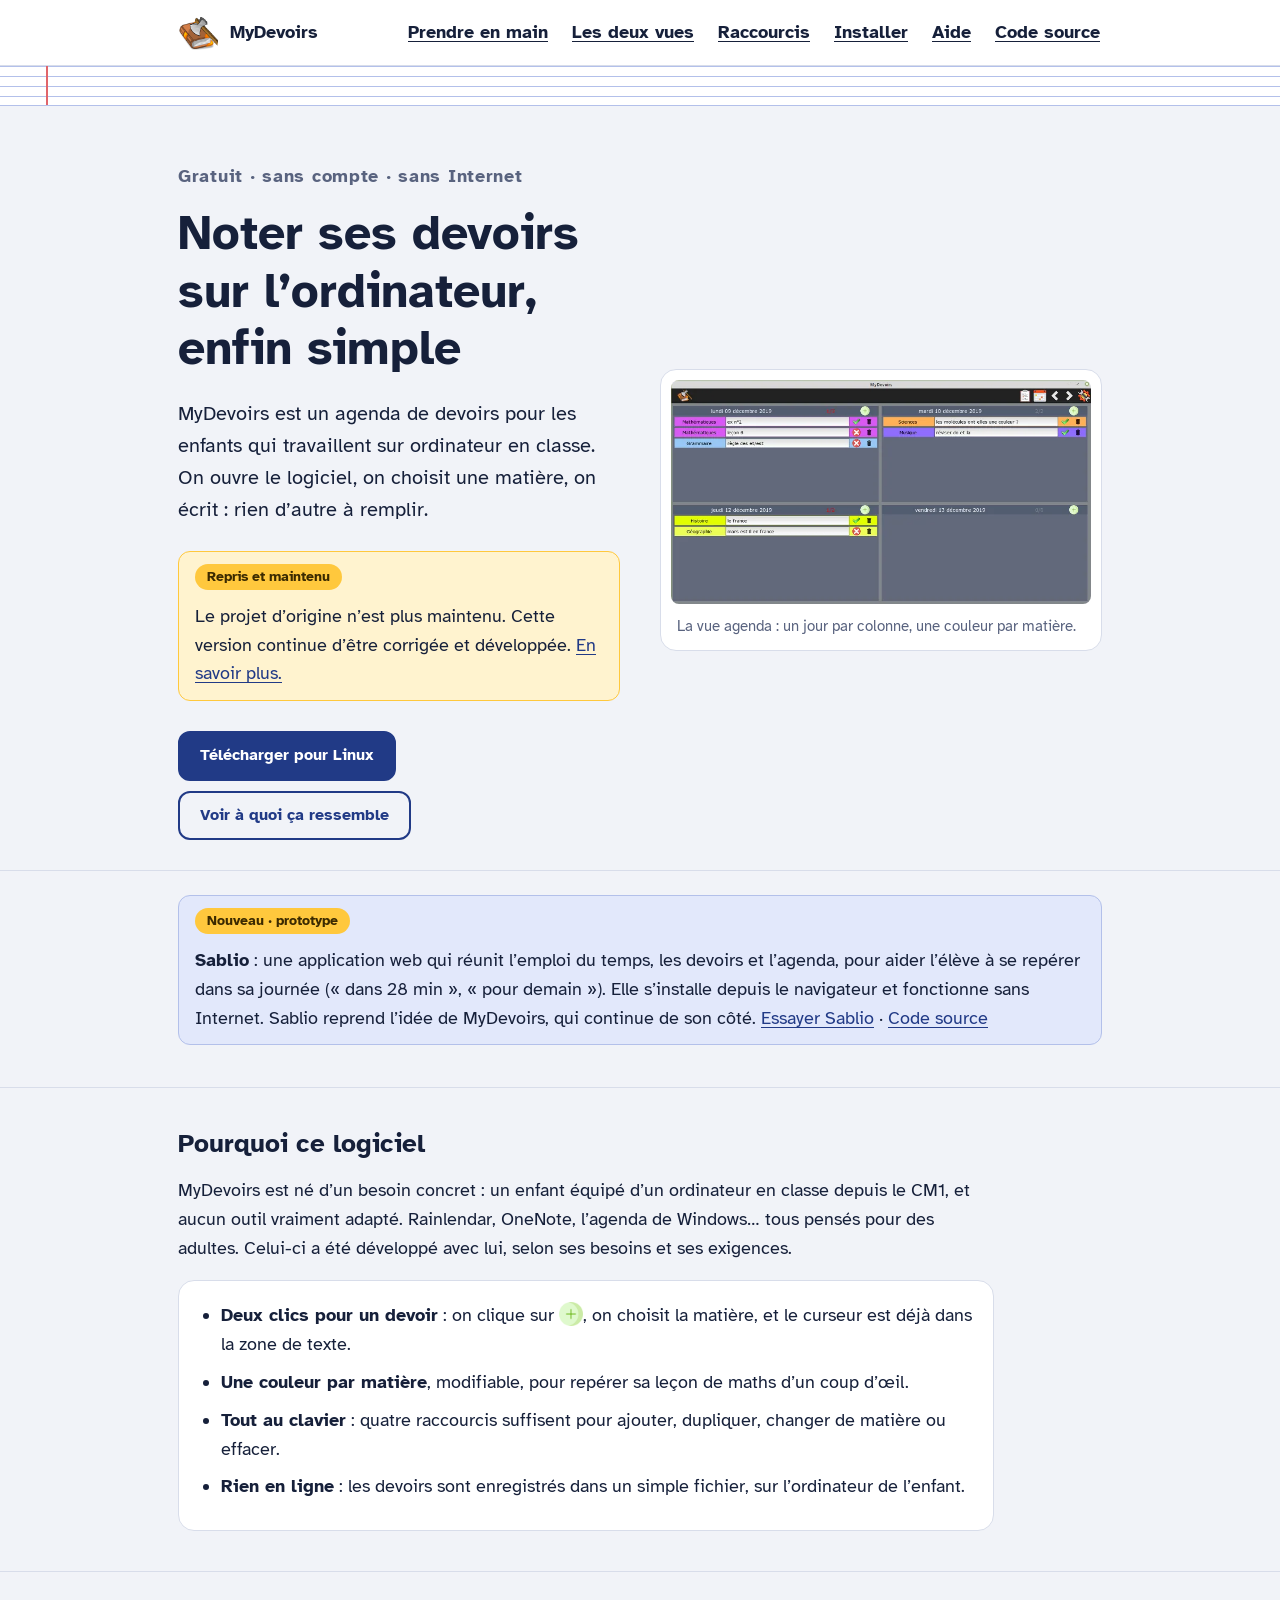
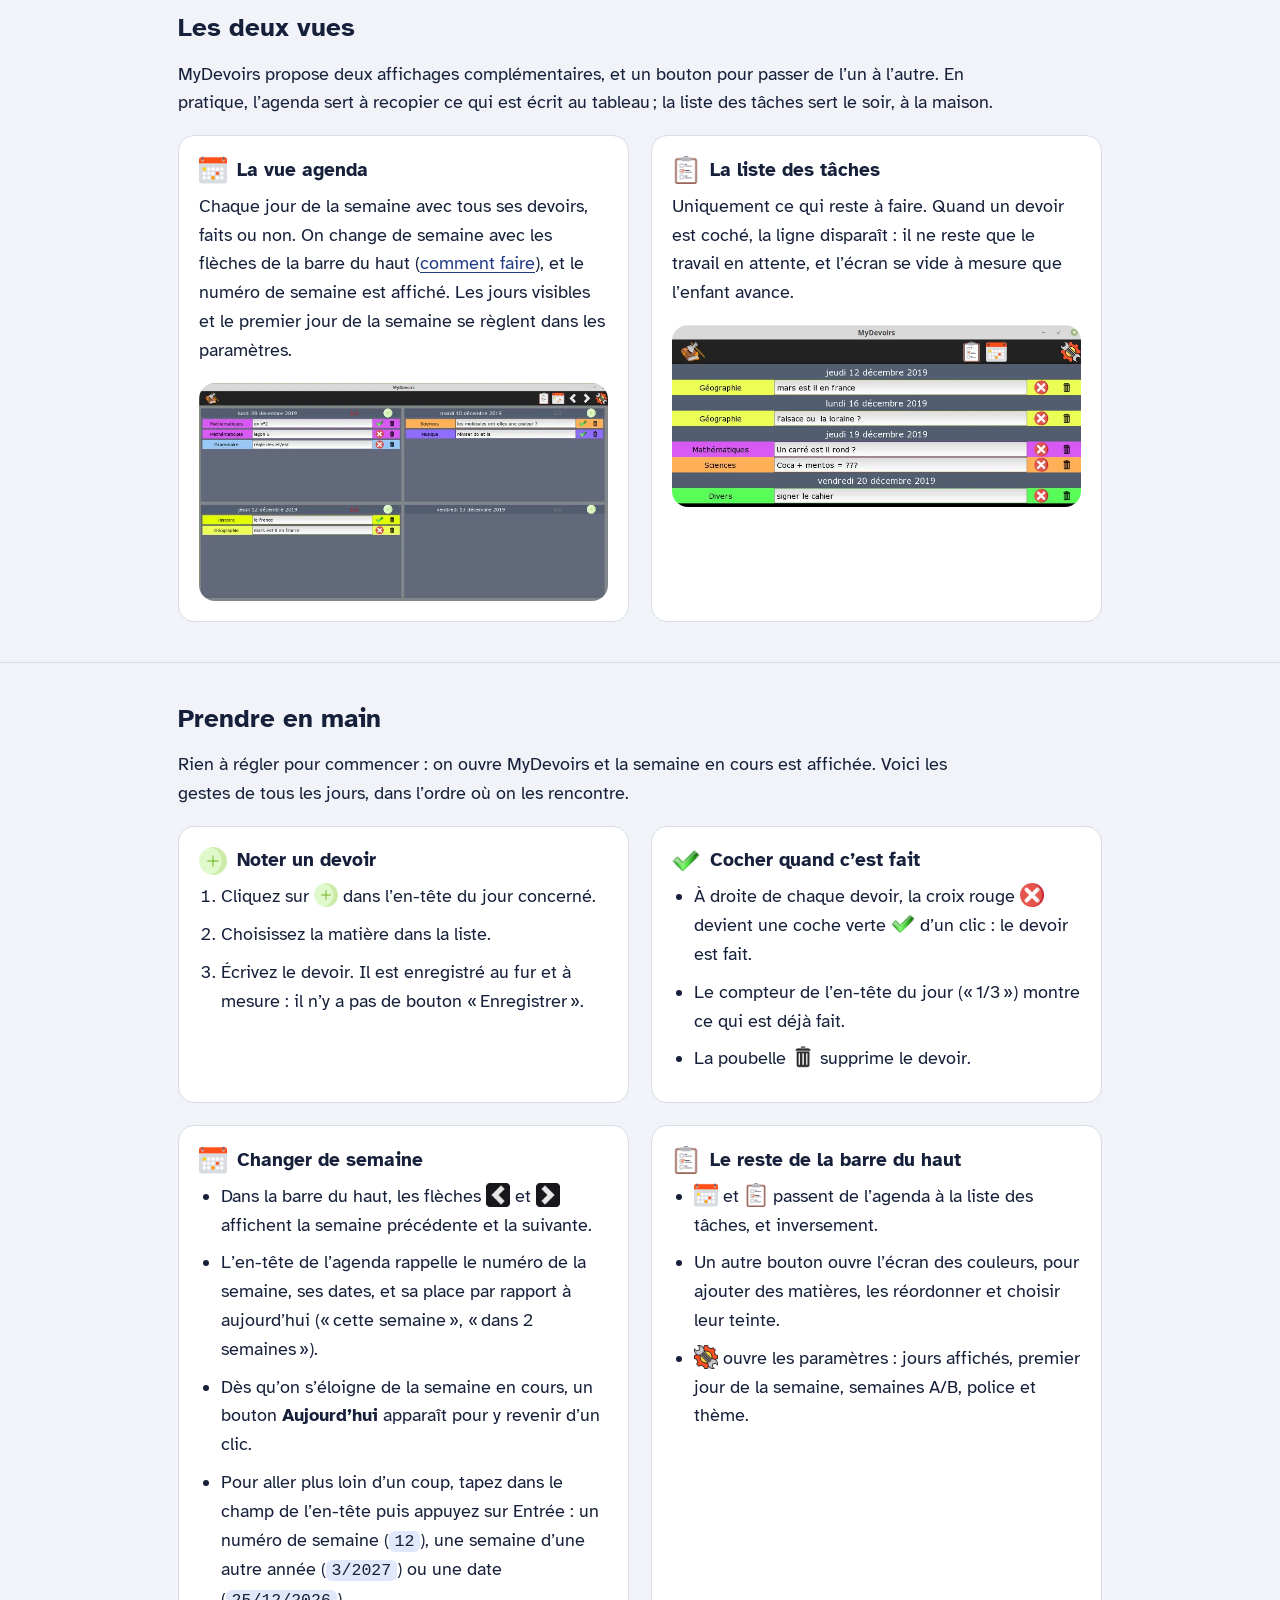
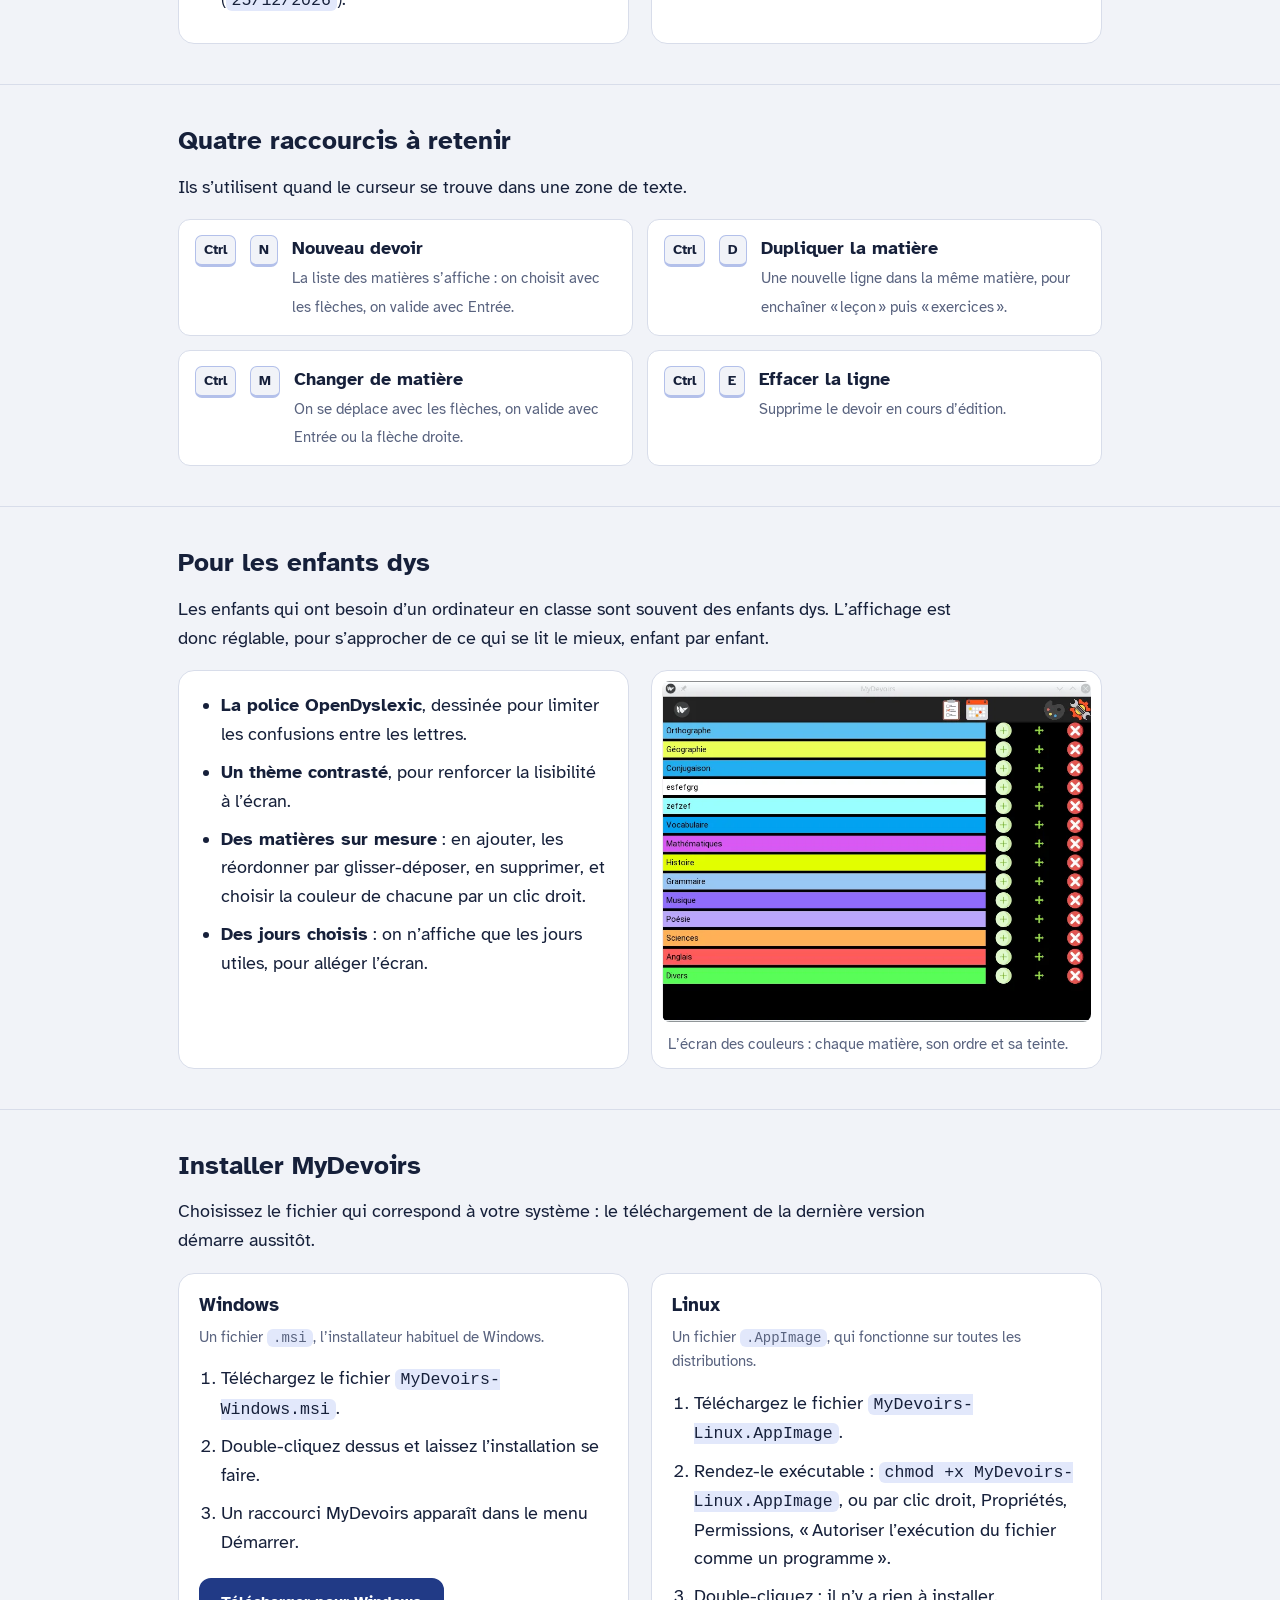
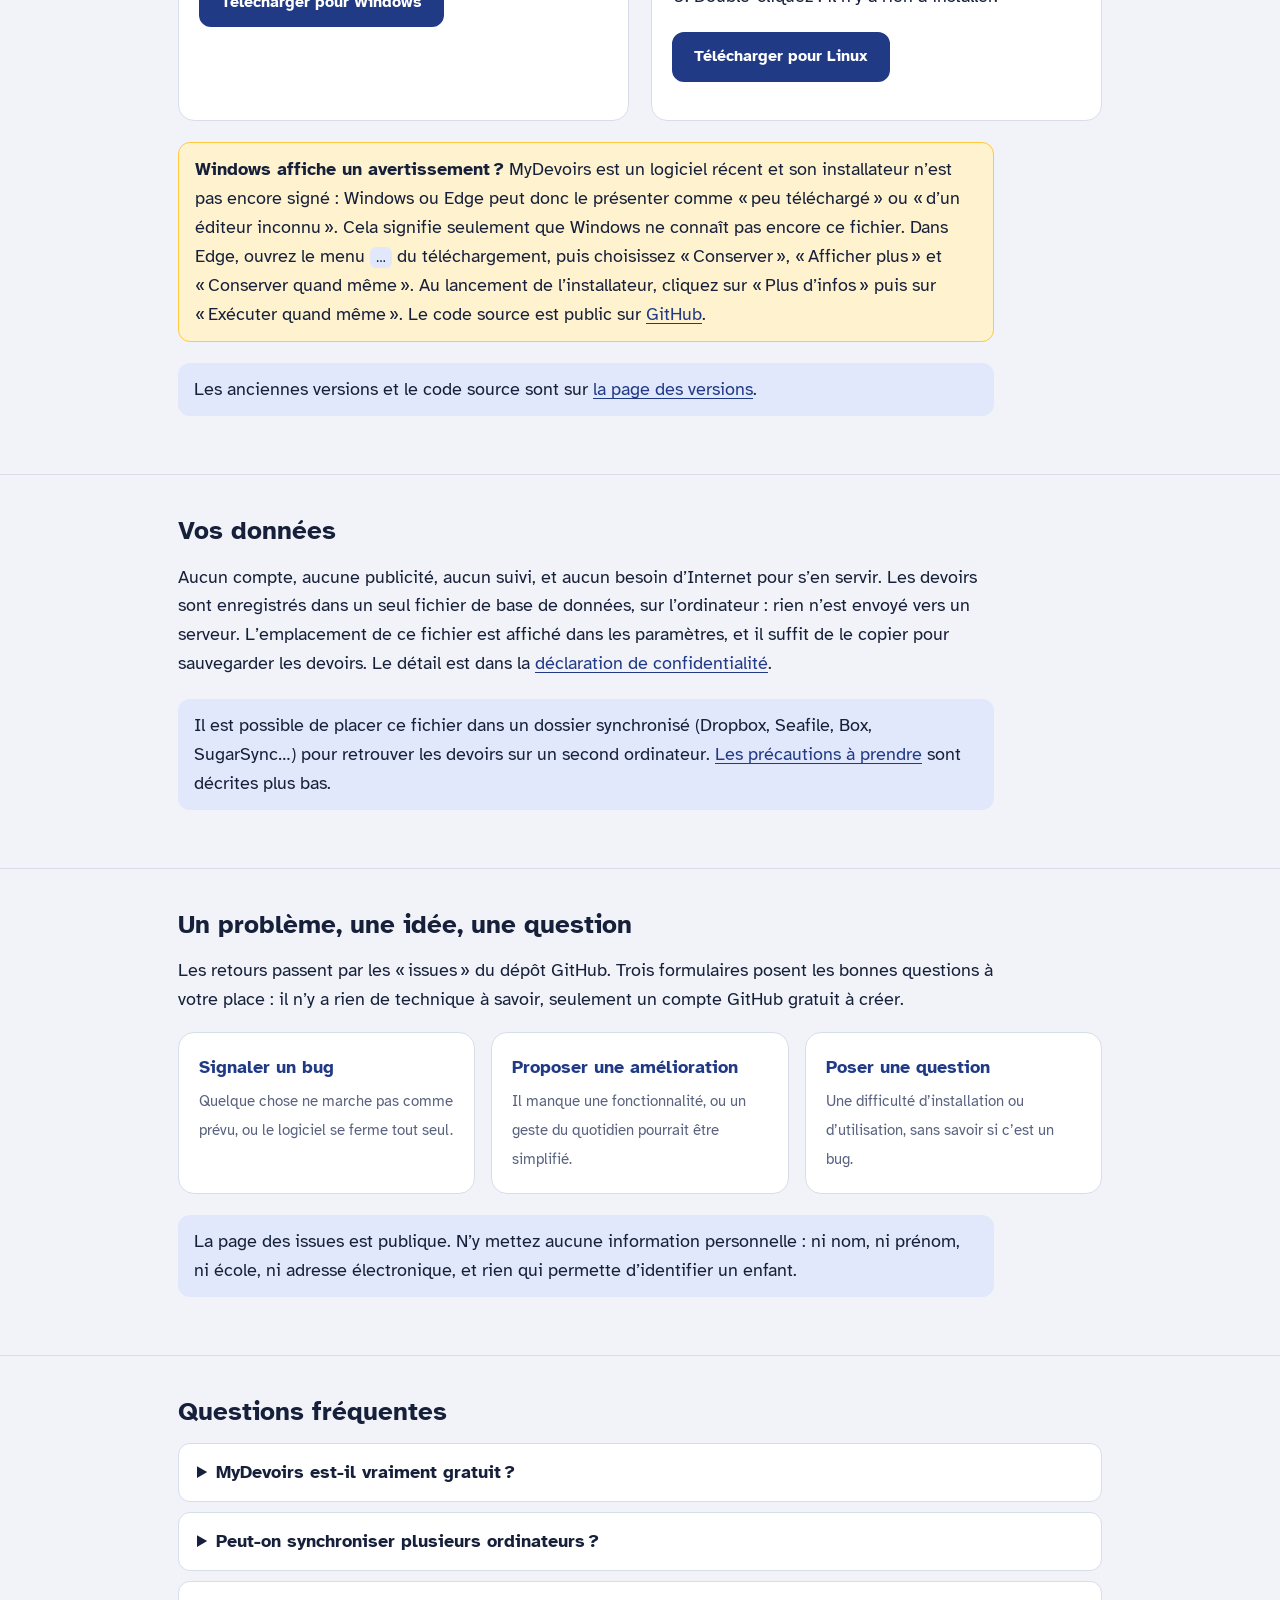
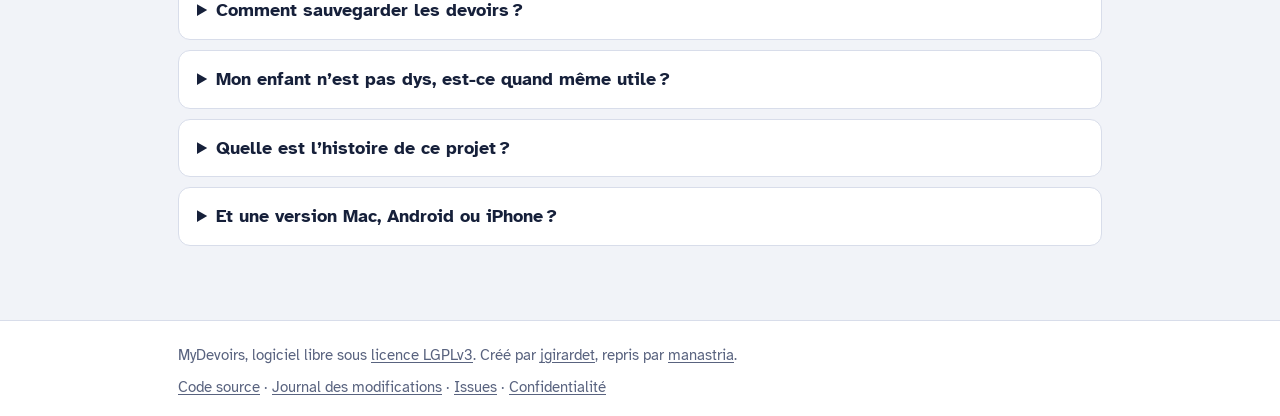
<file: site/index.html>
<!DOCTYPE html>
<html lang="fr">
<head>
<meta charset="utf-8">
<meta name="viewport" content="width=device-width, initial-scale=1">
<title>MyDevoirs : noter ses devoirs sur l’ordinateur, simplement</title>
<meta name="description" content="Logiciel gratuit et libre pour noter ses devoirs sur l’ordinateur, sans compte et sans Internet. Pensé pour les enfants qui travaillent sur ordinateur en classe, notamment les enfants dys. Windows et Linux.">
<meta name="author" content="Manastria">
<link rel="canonical" href="https://mydevoirs.manastria.fr/">
<meta property="og:site_name" content="MyDevoirs">
<meta property="og:type" content="website">
<meta property="og:locale" content="fr_FR">
<meta property="og:title" content="MyDevoirs : noter ses devoirs sur l’ordinateur, simplement">
<meta property="og:description" content="Logiciel gratuit et libre pour noter ses devoirs sur l’ordinateur, sans compte et sans Internet. Pensé pour les enfants qui travaillent sur ordinateur, notamment les enfants dys.">
<meta property="og:url" content="https://mydevoirs.manastria.fr/">
<meta property="og:image" content="https://mydevoirs.manastria.fr/img/partage.jpg">
<meta property="og:image:type" content="image/jpeg">
<meta property="og:image:width" content="1200">
<meta property="og:image:height" content="630">
<meta property="og:image:alt" content="MyDevoirs : un agenda de devoirs gratuit, avec la vue agenda sur fond bleu">
<meta name="twitter:card" content="summary_large_image">
<meta name="twitter:title" content="MyDevoirs : noter ses devoirs sur l’ordinateur, simplement">
<meta name="twitter:description" content="Logiciel gratuit et libre pour noter ses devoirs sur l’ordinateur, sans compte et sans Internet. Pensé pour les enfants qui travaillent sur ordinateur, notamment les enfants dys.">
<meta name="twitter:image" content="https://mydevoirs.manastria.fr/img/partage.jpg">
<meta name="twitter:image:alt" content="MyDevoirs : un agenda de devoirs gratuit, avec la vue agenda sur fond bleu">
<meta name="theme-color" content="#213a86">
<link rel="icon" href="icons/logo.png">
<link rel="icon" type="image/png" sizes="192x192" href="icons/icon-192.png">
<link rel="apple-touch-icon" href="icons/apple-touch-icon.png">
<link rel="stylesheet" href="assets/site.css">
</head>
<body>
<a class="skip" href="#contenu">Aller au contenu</a>

<header class="site-head">
  <div class="wrap">
    <a class="brand" href="#contenu">
      <img src="icons/logo.png" alt="" width="40" height="40">
      MyDevoirs
    </a>
    <nav aria-label="Sections de la page">
      <a href="#utiliser">Prendre en main</a>
      <a href="#vues">Les deux vues</a>
      <a href="#raccourcis">Raccourcis</a>
      <a href="#installer">Installer</a>
      <a href="#aide">Aide</a>
      <a href="https://github.com/manastria/mydevoirs">Code source</a>
    </nav>
  </div>
</header>

<div class="ruled" aria-hidden="true"></div>

<main id="contenu">

  <section class="hero">
    <div class="wrap">
      <div>
        <p class="kicker">Gratuit · sans compte · sans Internet</p>
        <h1>Noter ses devoirs sur l’ordinateur, enfin simple</h1>
        <p class="lead">MyDevoirs est un agenda de devoirs pour les enfants qui travaillent sur ordinateur en classe. On ouvre le logiciel, on choisit une matière, on écrit : rien d’autre à remplir.</p>
        <p class="notice"><span class="badge">Repris et maintenu</span><span>Le projet d’origine n’est plus maintenu. Cette version continue d’être corrigée et développée. <a href="#questions">En savoir plus.</a></span></p>
        <p class="actions">
          <a class="btn" id="telecharger" href="https://github.com/manastria/mydevoirs/releases/latest/download/MyDevoirs-Windows.msi">Télécharger pour Windows</a>
          <a class="btn alt" href="#vues">Voir à quoi ça ressemble</a>
        </p>
      </div>
      <figure class="shot">
        <img src="img/agenda.webp" alt="La vue agenda de MyDevoirs : les jours de la semaine côte à côte, chaque devoir écrit dans la couleur de sa matière." width="790" height="421">
        <figcaption>La vue agenda : un jour par colonne, une couleur par matière.</figcaption>
      </figure>
    </div>
  </section>

  <section id="sablio" class="annonce" aria-labelledby="h-sablio">
    <div class="wrap">
      <p class="notice"><span class="badge">Nouveau · prototype</span><span><strong id="h-sablio">Sablio</strong> : une application web qui réunit l’emploi du temps, les devoirs et l’agenda, pour aider l’élève à se repérer dans sa journée (« dans 28 min », « pour demain »). Elle s’installe depuis le navigateur et fonctionne sans Internet. Sablio reprend l’idée de MyDevoirs, qui continue de son côté. <a href="https://sablio.manastria.fr/">Essayer Sablio</a> · <a href="https://github.com/manastria/sablio">Code source</a></span></p>
    </div>
  </section>

  <section id="pourquoi" aria-labelledby="h-pourquoi">
    <div class="wrap">
      <h2 id="h-pourquoi">Pourquoi ce logiciel</h2>
      <p class="prose">MyDevoirs est né d’un besoin concret : un enfant équipé d’un ordinateur en classe depuis le CM1, et aucun outil vraiment adapté. Rainlendar, OneNote, l’agenda de Windows… tous pensés pour des adultes. Celui-ci a été développé avec lui, selon ses besoins et ses exigences.</p>
      <div class="box prose">
        <ul>
          <li><strong>Deux clics pour un devoir</strong> : on clique sur <img class="ico" src="icons/012-add.png" alt="le bouton d’ajout" width="24" height="24">, on choisit la matière, et le curseur est déjà dans la zone de texte.</li>
          <li><strong>Une couleur par matière</strong>, modifiable, pour repérer sa leçon de maths d’un coup d’œil.</li>
          <li><strong>Tout au clavier</strong> : quatre raccourcis suffisent pour ajouter, dupliquer, changer de matière ou effacer.</li>
          <li><strong>Rien en ligne</strong> : les devoirs sont enregistrés dans un simple fichier, sur l’ordinateur de l’enfant.</li>
        </ul>
      </div>
    </div>
  </section>

  <section id="vues" aria-labelledby="h-vues">
    <div class="wrap">
      <h2 id="h-vues">Les deux vues</h2>
      <p class="prose">MyDevoirs propose deux affichages complémentaires, et un bouton pour passer de l’un à l’autre. En pratique, l’agenda sert à recopier ce qui est écrit au tableau ; la liste des tâches sert le soir, à la maison.</p>
      <div class="two">
        <div class="box">
          <h3><img src="icons/014-calendar.png" alt="" width="28" height="28">La vue agenda</h3>
          <p>Chaque jour de la semaine avec tous ses devoirs, faits ou non. On change de semaine avec les flèches de la barre du haut (<a href="#changer-de-semaine">comment faire</a>), et le numéro de semaine est affiché. Les jours visibles et le premier jour de la semaine se règlent dans les paramètres.</p>
          <figure class="shot">
            <img src="img/agenda.webp" alt="Vue agenda : les devoirs répartis jour par jour sur la semaine." width="790" height="421" loading="lazy">
          </figure>
        </div>
        <div class="box">
          <h3><img src="icons/010-test.png" alt="" width="28" height="28">La liste des tâches</h3>
          <p>Uniquement ce qui reste à faire. Quand un devoir est coché, la ligne disparaît : il ne reste que le travail en attente, et l’écran se vide à mesure que l’enfant avance.</p>
          <figure class="shot">
            <img src="img/todo.webp" alt="Vue liste des tâches : seuls les devoirs restant à faire sont affichés." width="792" height="353" loading="lazy">
          </figure>
        </div>
      </div>
    </div>
  </section>

  <section id="utiliser" aria-labelledby="h-utiliser">
    <div class="wrap">
      <h2 id="h-utiliser">Prendre en main</h2>
      <p class="prose">Rien à régler pour commencer : on ouvre MyDevoirs et la semaine en cours est affichée. Voici les gestes de tous les jours, dans l’ordre où on les rencontre.</p>
      <div class="two">
        <div class="box">
          <h3><img src="icons/012-add.png" alt="" width="28" height="28">Noter un devoir</h3>
          <ol>
            <li>Cliquez sur <img class="ico" src="icons/012-add.png" alt="le bouton d’ajout" width="24" height="24"> dans l’en-tête du jour concerné.</li>
            <li>Choisissez la matière dans la liste.</li>
            <li>Écrivez le devoir. Il est enregistré au fur et à mesure : il n’y a pas de bouton « Enregistrer ».</li>
          </ol>
        </div>
        <div class="box">
          <h3><img src="icons/coche.png" alt="" width="28" height="28">Cocher quand c’est fait</h3>
          <ul>
            <li>À droite de chaque devoir, la croix rouge <img class="ico" src="icons/croix.png" alt="croix rouge" width="24" height="24"> devient une coche verte <img class="ico" src="icons/coche.png" alt="coche verte" width="24" height="24"> d’un clic : le devoir est fait.</li>
            <li>Le compteur de l’en-tête du jour (« 1/3 ») montre ce qui est déjà fait.</li>
            <li>La poubelle <img class="ico" src="icons/garbage.png" alt="la poubelle" width="24" height="24"> supprime le devoir.</li>
          </ul>
        </div>
        <div class="box" id="changer-de-semaine">
          <h3><img src="icons/014-calendar.png" alt="" width="28" height="28">Changer de semaine</h3>
          <ul>
            <li>Dans la barre du haut, les flèches <img class="ico" src="icons/precedent.png" alt="flèche gauche" width="24" height="24"> et <img class="ico" src="icons/suivant.png" alt="flèche droite" width="24" height="24"> affichent la semaine précédente et la suivante.</li>
            <li>L’en-tête de l’agenda rappelle le numéro de la semaine, ses dates, et sa place par rapport à aujourd’hui (« cette semaine », « dans 2 semaines »).</li>
            <li>Dès qu’on s’éloigne de la semaine en cours, un bouton <strong>Aujourd’hui</strong> apparaît pour y revenir d’un clic.</li>
            <li>Pour aller plus loin d’un coup, tapez dans le champ de l’en-tête puis appuyez sur Entrée : un numéro de semaine (<code>12</code>), une semaine d’une autre année (<code>3/2027</code>) ou une date (<code>25/12/2026</code>).</li>
          </ul>
        </div>
        <div class="box">
          <h3><img src="icons/010-test.png" alt="" width="28" height="28">Le reste de la barre du haut</h3>
          <ul>
            <li><img class="ico" src="icons/014-calendar.png" alt="l’agenda" width="24" height="24"> et <img class="ico" src="icons/010-test.png" alt="la liste des tâches" width="24" height="24"> passent de l’agenda à la liste des tâches, et inversement.</li>
            <li>Un autre bouton ouvre l’écran des couleurs, pour ajouter des matières, les réordonner et choisir leur teinte.</li>
            <li><img class="ico" src="icons/params.png" alt="l’engrenage" width="24" height="24"> ouvre les paramètres : jours affichés, premier jour de la semaine, semaines A/B, police et thème.</li>
          </ul>
        </div>
      </div>
    </div>
  </section>

  <section id="raccourcis" aria-labelledby="h-raccourcis">
    <div class="wrap">
      <h2 id="h-raccourcis">Quatre raccourcis à retenir</h2>
      <p class="prose">Ils s’utilisent quand le curseur se trouve dans une zone de texte.</p>
      <ul class="keys">
        <li><kbd>Ctrl</kbd> <kbd>N</kbd> <div><b>Nouveau devoir</b><span>La liste des matières s’affiche : on choisit avec les flèches, on valide avec Entrée.</span></div></li>
        <li><kbd>Ctrl</kbd> <kbd>D</kbd> <div><b>Dupliquer la matière</b><span>Une nouvelle ligne dans la même matière, pour enchaîner « leçon » puis « exercices ».</span></div></li>
        <li><kbd>Ctrl</kbd> <kbd>M</kbd> <div><b>Changer de matière</b><span>On se déplace avec les flèches, on valide avec Entrée ou la flèche droite.</span></div></li>
        <li><kbd>Ctrl</kbd> <kbd>E</kbd> <div><b>Effacer la ligne</b><span>Supprime le devoir en cours d’édition.</span></div></li>
      </ul>
    </div>
  </section>

  <section id="dys" aria-labelledby="h-dys">
    <div class="wrap">
      <h2 id="h-dys">Pour les enfants dys</h2>
      <p class="prose">Les enfants qui ont besoin d’un ordinateur en classe sont souvent des enfants dys. L’affichage est donc réglable, pour s’approcher de ce qui se lit le mieux, enfant par enfant.</p>
      <div class="two">
        <div class="box">
          <ul>
            <li><strong>La police OpenDyslexic</strong>, dessinée pour limiter les confusions entre les lettres.</li>
            <li><strong>Un thème contrasté</strong>, pour renforcer la lisibilité à l’écran.</li>
            <li><strong>Des matières sur mesure</strong> : en ajouter, les réordonner par glisser-déposer, en supprimer, et choisir la couleur de chacune par un clic droit.</li>
            <li><strong>Des jours choisis</strong> : on n’affiche que les jours utiles, pour alléger l’écran.</li>
          </ul>
        </div>
        <figure class="shot">
          <img src="img/palette.webp" alt="L’écran des couleurs : la liste des matières, chacune dans sa teinte, avec les boutons pour les ajouter, les déplacer ou les supprimer." width="798" height="633" loading="lazy">
          <figcaption>L’écran des couleurs : chaque matière, son ordre et sa teinte.</figcaption>
        </figure>
      </div>
    </div>
  </section>

  <section id="installer" aria-labelledby="h-installer">
    <div class="wrap">
      <h2 id="h-installer">Installer MyDevoirs</h2>
      <p class="prose">Choisissez le fichier qui correspond à votre système : le téléchargement de la dernière version démarre aussitôt.</p>
      <div class="two">
        <div class="box">
          <h3>Windows</h3>
          <p class="file">Un fichier <code>.msi</code>, l’installateur habituel de Windows.</p>
          <ol>
            <li>Téléchargez le fichier <code>MyDevoirs-Windows.msi</code>.</li>
            <li>Double-cliquez dessus et laissez l’installation se faire.</li>
            <li>Un raccourci MyDevoirs apparaît dans le menu Démarrer.</li>
          </ol>
          <p class="actions"><a class="btn" href="https://github.com/manastria/mydevoirs/releases/latest/download/MyDevoirs-Windows.msi">Télécharger pour Windows</a></p>
        </div>
        <div class="box">
          <h3>Linux</h3>
          <p class="file">Un fichier <code>.AppImage</code>, qui fonctionne sur toutes les distributions.</p>
          <ol>
            <li>Téléchargez le fichier <code>MyDevoirs-Linux.AppImage</code>.</li>
            <li>Rendez-le exécutable : <code>chmod +x MyDevoirs-Linux.AppImage</code>, ou par clic droit, Propriétés, Permissions, « Autoriser l’exécution du fichier comme un programme ».</li>
            <li>Double-cliquez : il n’y a rien à installer.</li>
          </ol>
          <p class="actions"><a class="btn" href="https://github.com/manastria/mydevoirs/releases/latest/download/MyDevoirs-Linux.AppImage">Télécharger pour Linux</a></p>
        </div>
      </div>
      <p class="note attention" id="avertissement-windows"><strong>Windows affiche un avertissement ?</strong> MyDevoirs est un logiciel récent et son installateur n’est pas encore signé : Windows ou Edge peut donc le présenter comme « peu téléchargé » ou « d’un éditeur inconnu ». Cela signifie seulement que Windows ne connaît pas encore ce fichier. Dans Edge, ouvrez le menu <code>…</code> du téléchargement, puis choisissez « Conserver », « Afficher plus » et « Conserver quand même ». Au lancement de l’installateur, cliquez sur « Plus d’infos » puis sur « Exécuter quand même ». Le code source est public sur <a href="https://github.com/manastria/mydevoirs">GitHub</a>.</p>
      <p class="note">Les anciennes versions et le code source sont sur <a href="https://github.com/manastria/mydevoirs/releases">la page des versions</a>.</p>
      <script>
        // Sous Linux (hors Android), le bouton de l’en-tête propose l’AppImage au lieu du .msi.
        (function () {
          var b = document.getElementById("telecharger");
          if (b && /Linux/.test(navigator.userAgent) && !/Android/.test(navigator.userAgent)) {
            b.href = "https://github.com/manastria/mydevoirs/releases/latest/download/MyDevoirs-Linux.AppImage";
            b.textContent = "Télécharger pour Linux";
          }
        })();
      </script>
    </div>
  </section>

  <section id="donnees" aria-labelledby="h-donnees">
    <div class="wrap">
      <h2 id="h-donnees">Vos données</h2>
      <p class="prose">Aucun compte, aucune publicité, aucun suivi, et aucun besoin d’Internet pour s’en servir. Les devoirs sont enregistrés dans un seul fichier de base de données, sur l’ordinateur : rien n’est envoyé vers un serveur. L’emplacement de ce fichier est affiché dans les paramètres, et il suffit de le copier pour sauvegarder les devoirs. Le détail est dans la <a href="confidentialite.html">déclaration de confidentialité</a>.</p>
      <p class="note">Il est possible de placer ce fichier dans un dossier synchronisé (Dropbox, Seafile, Box, SugarSync…) pour retrouver les devoirs sur un second ordinateur. <a href="#questions">Les précautions à prendre</a> sont décrites plus bas.</p>
    </div>
  </section>

  <section id="aide" aria-labelledby="h-aide">
    <div class="wrap">
      <h2 id="h-aide">Un problème, une idée, une question</h2>
      <p class="prose">Les retours passent par les « issues » du dépôt GitHub. Trois formulaires posent les bonnes questions à votre place : il n’y a rien de technique à savoir, seulement un compte GitHub gratuit à créer.</p>
      <div class="help">
        <a href="https://github.com/manastria/mydevoirs/issues/new?template=1-bug.yml">
          <strong>Signaler un bug</strong>
          <span>Quelque chose ne marche pas comme prévu, ou le logiciel se ferme tout seul.</span>
        </a>
        <a href="https://github.com/manastria/mydevoirs/issues/new?template=2-fonctionnalite.yml">
          <strong>Proposer une amélioration</strong>
          <span>Il manque une fonctionnalité, ou un geste du quotidien pourrait être simplifié.</span>
        </a>
        <a href="https://github.com/manastria/mydevoirs/issues/new?template=3-question.yml">
          <strong>Poser une question</strong>
          <span>Une difficulté d’installation ou d’utilisation, sans savoir si c’est un bug.</span>
        </a>
      </div>
      <p class="note">La page des issues est publique. N’y mettez aucune information personnelle : ni nom, ni prénom, ni école, ni adresse électronique, et rien qui permette d’identifier un enfant.</p>
    </div>
  </section>

  <section id="questions" aria-labelledby="h-questions">
    <div class="wrap">
      <h2 id="h-questions">Questions fréquentes</h2>

      <details>
        <summary>MyDevoirs est-il vraiment gratuit ?</summary>
        <div class="answer prose">
          <p>Oui. MyDevoirs est un logiciel libre sous licence LGPLv3 : il est gratuit, son code source est public, et personne ne revend vos données, puisqu’il n’en collecte aucune.</p>
        </div>
      </details>

      <details>
        <summary>Peut-on synchroniser plusieurs ordinateurs ?</summary>
        <div class="answer prose">
          <p>Oui, en plaçant le fichier de base de données dans un dossier synchronisé par un service tiers (Dropbox, Seafile, Box, SugarSync…). Dans les paramètres, on clique sur le chemin actuel, puis on choisit le dossier synchronisé et un nom de fichier. MyDevoirs propose alors de recopier la base existante dans ce nouveau fichier, puis redémarre.</p>
          <p class="note attention"><strong>Important :</strong> cette méthode synchronise et sauvegarde la base de données, mais ne permet pas de travailler à deux en même temps. Pour un même fichier synchronisé, n’ouvrez MyDevoirs que sur une seule machine à la fois, sous peine de perdre des données.</p>
        </div>
      </details>

      <details>
        <summary>Comment sauvegarder les devoirs ?</summary>
        <div class="answer prose">
          <p>En copiant le fichier de base de données, dont le chemin est affiché dans les paramètres. Ce seul fichier contient tous les devoirs, les matières et les couleurs.</p>
        </div>
      </details>

      <details>
        <summary>Mon enfant n’est pas dys, est-ce quand même utile ?</summary>
        <div class="answer prose">
          <p>Bien sûr. MyDevoirs a été pensé pour des enfants dys parce que ce sont eux qui, le plus souvent, écrivent sur ordinateur en classe. Mais rien n’y est réservé : tout enfant qui doit noter ses devoirs sur un ordinateur peut s’en servir tel quel.</p>
        </div>
      </details>

      <details>
        <summary>Quelle est l’histoire de ce projet ?</summary>
        <div class="answer prose">
          <p>MyDevoirs a été créé par <a href="https://github.com/jgirardet/mydevoirs">jgirardet</a> pour son fils. Ce dépôt d’origine est aujourd’hui archivé et n’est plus maintenu. Le projet est repris et développé ici par <a href="https://github.com/manastria">manastria</a>, pour corriger les bugs et ajouter de nouvelles fonctionnalités.</p>
        </div>
      </details>

      <details>
        <summary>Et une version Mac, Android ou iPhone ?</summary>
        <div class="answer prose">
          <p>Pour l’instant, seules les versions Windows et Linux sont publiées. Le code repose sur <a href="https://www.kivy.org">Kivy</a>, qui ouvre la voie à d’autres systèmes, mais aucune autre version n’est distribuée à ce jour.</p>
        </div>
      </details>
    </div>
  </section>

</main>

<footer>
  <div class="wrap">
    <p>MyDevoirs, logiciel libre sous <a href="https://github.com/manastria/mydevoirs/blob/master/LICENSE">licence LGPLv3</a>. Créé par <a href="https://github.com/jgirardet">jgirardet</a>, repris par <a href="https://github.com/manastria">manastria</a>.</p>
    <p><a href="https://github.com/manastria/mydevoirs">Code source</a> · <a href="https://github.com/manastria/mydevoirs/blob/master/CHANGELOG.md">Journal des modifications</a> · <a href="https://github.com/manastria/mydevoirs/issues">Issues</a> · <a href="confidentialite.html">Confidentialité</a></p>
  </div>
</footer>

</body>
</html>
</file>
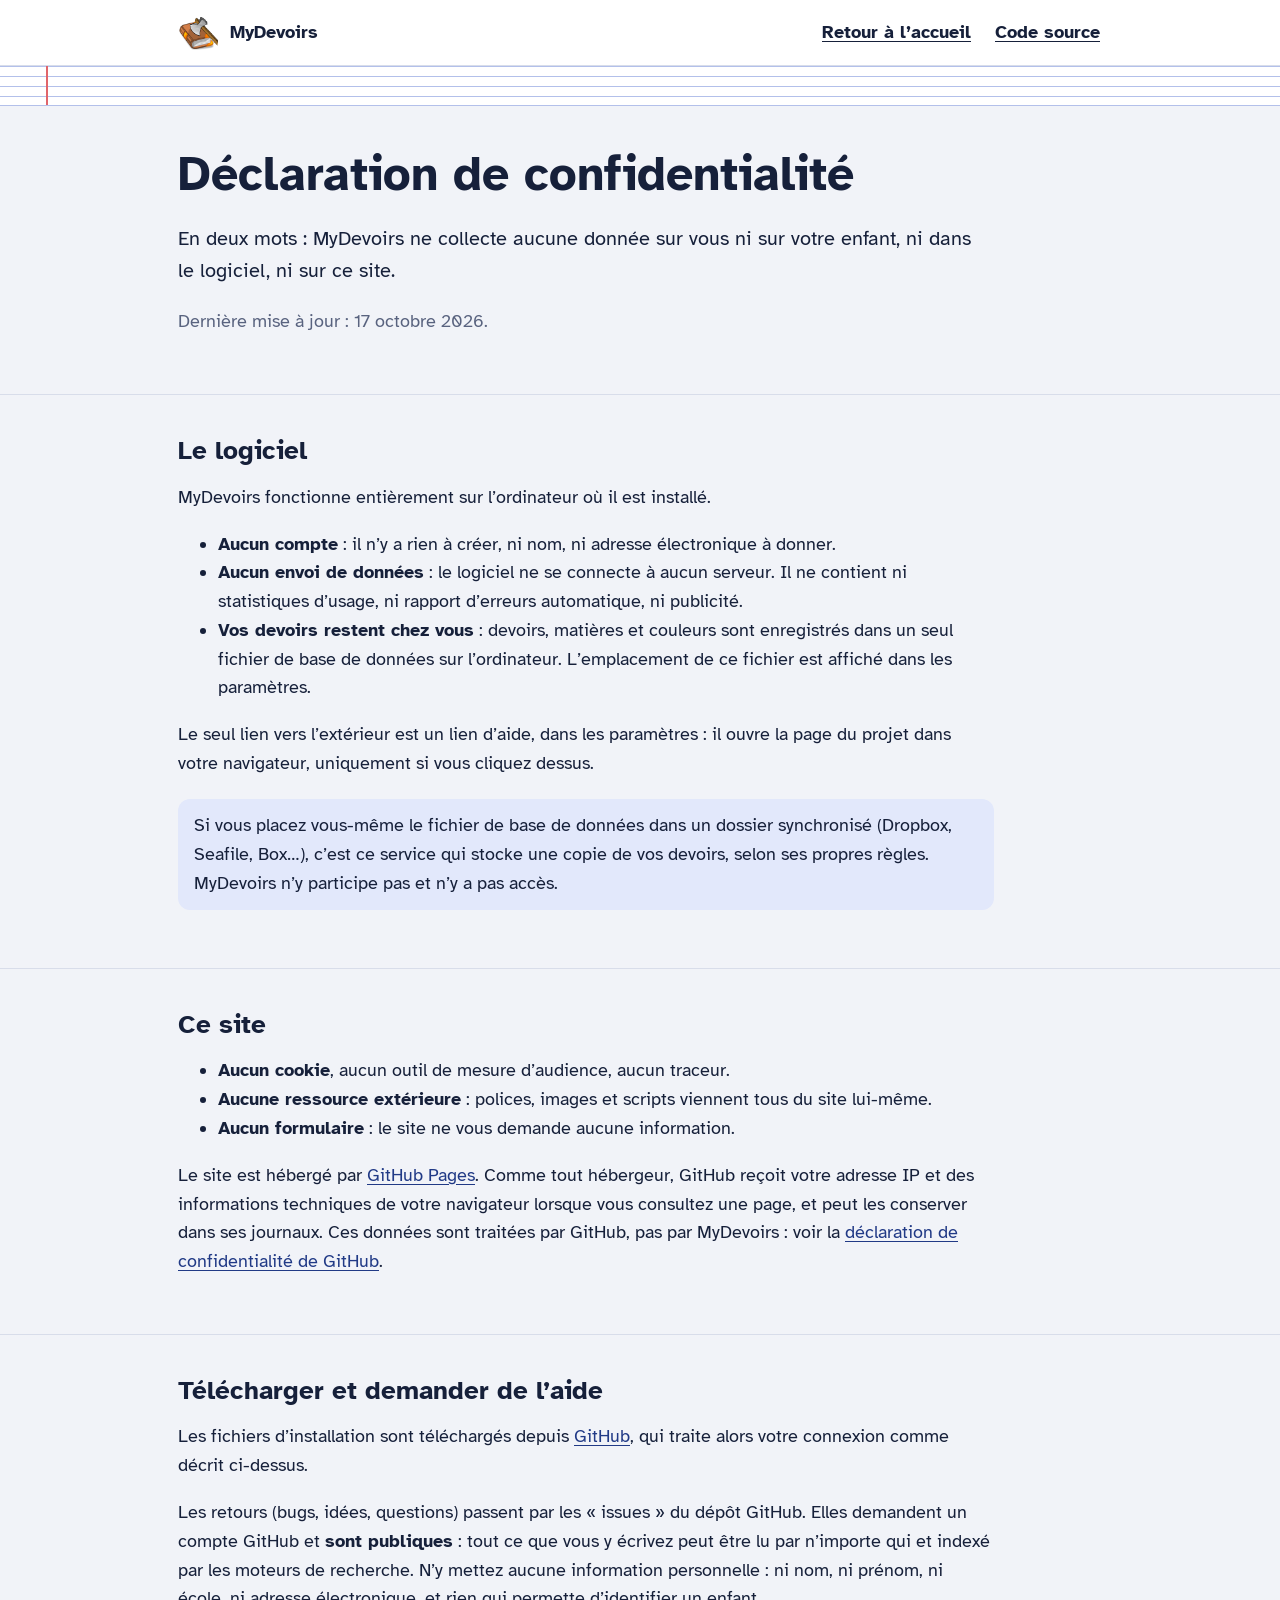
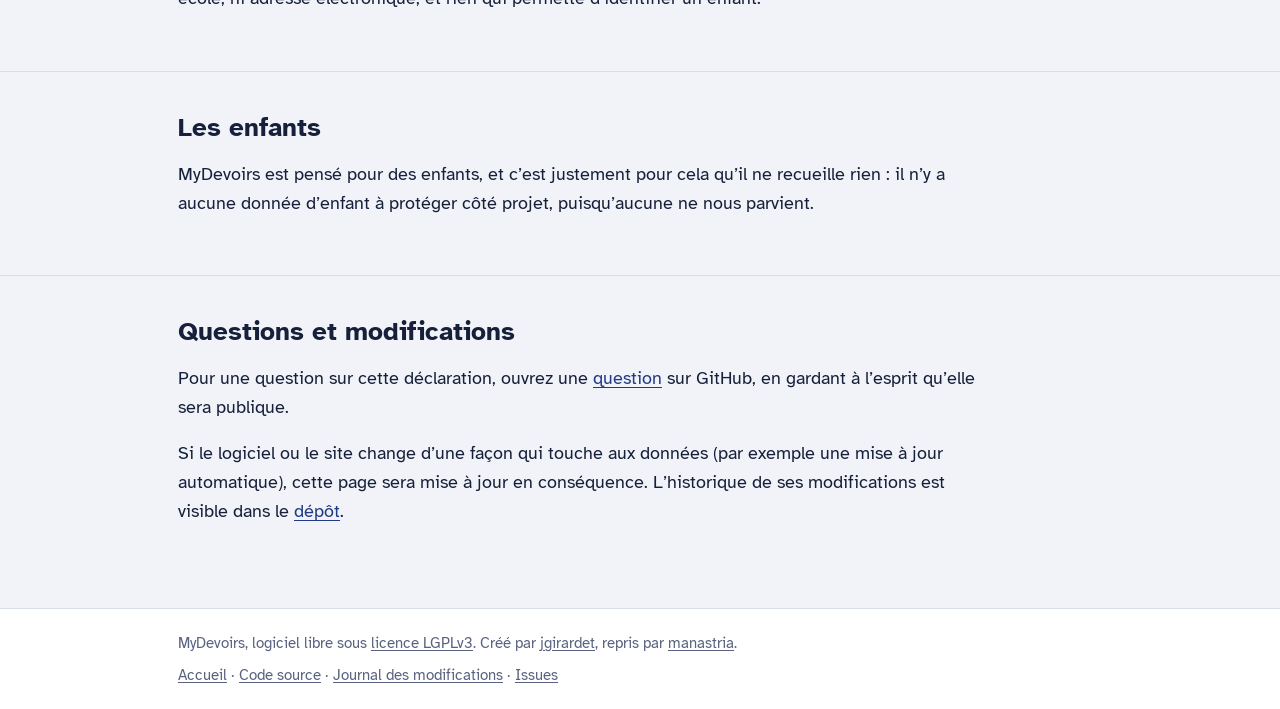
<file: site/confidentialite.html>
<!DOCTYPE html>
<html lang="fr">
<head>
<meta charset="utf-8">
<meta name="viewport" content="width=device-width, initial-scale=1">
<title>Déclaration de confidentialité de MyDevoirs</title>
<meta name="description" content="MyDevoirs ne collecte aucune donnée personnelle : ni le logiciel, ni ce site n’utilisent de compte, de cookie, de statistiques ou de publicité.">
<meta name="author" content="Manastria">
<link rel="canonical" href="https://mydevoirs.manastria.fr/confidentialite.html">
<meta property="og:site_name" content="MyDevoirs">
<meta property="og:type" content="website">
<meta property="og:locale" content="fr_FR">
<meta property="og:title" content="Déclaration de confidentialité de MyDevoirs">
<meta property="og:description" content="MyDevoirs ne collecte aucune donnée personnelle : ni le logiciel, ni ce site n’utilisent de compte, de cookie, de statistiques ou de publicité.">
<meta property="og:url" content="https://mydevoirs.manastria.fr/confidentialite.html">
<meta property="og:image" content="https://mydevoirs.manastria.fr/img/partage.jpg">
<meta property="og:image:type" content="image/jpeg">
<meta property="og:image:width" content="1200">
<meta property="og:image:height" content="630">
<meta property="og:image:alt" content="MyDevoirs : un agenda de devoirs gratuit, avec la vue agenda sur fond bleu">
<meta name="twitter:card" content="summary_large_image">
<meta name="twitter:title" content="Déclaration de confidentialité de MyDevoirs">
<meta name="twitter:description" content="MyDevoirs ne collecte aucune donnée personnelle : ni le logiciel, ni ce site n’utilisent de compte, de cookie, de statistiques ou de publicité.">
<meta name="twitter:image" content="https://mydevoirs.manastria.fr/img/partage.jpg">
<meta name="twitter:image:alt" content="MyDevoirs : un agenda de devoirs gratuit, avec la vue agenda sur fond bleu">
<meta name="theme-color" content="#213a86">
<link rel="icon" href="icons/logo.png">
<link rel="icon" type="image/png" sizes="192x192" href="icons/icon-192.png">
<link rel="apple-touch-icon" href="icons/apple-touch-icon.png">
<link rel="stylesheet" href="assets/site.css">
</head>
<body>
<a class="skip" href="#contenu">Aller au contenu</a>

<header class="site-head">
  <div class="wrap">
    <a class="brand" href="index.html">
      <img src="icons/logo.png" alt="" width="40" height="40">
      MyDevoirs
    </a>
    <nav aria-label="Navigation">
      <a href="index.html">Retour à l’accueil</a>
      <a href="https://github.com/manastria/mydevoirs">Code source</a>
    </nav>
  </div>
</header>

<div class="ruled" aria-hidden="true"></div>

<main id="contenu">

  <section aria-labelledby="h-confidentialite">
    <div class="wrap">
      <h1 id="h-confidentialite">Déclaration de confidentialité</h1>
      <p class="lead">En deux mots : MyDevoirs ne collecte aucune donnée sur vous ni sur votre enfant, ni dans le logiciel, ni sur ce site.</p>
      <p class="muted">Dernière mise à jour : 17 octobre 2026.</p>
    </div>
  </section>

  <section id="logiciel" aria-labelledby="h-logiciel">
    <div class="wrap">
      <h2 id="h-logiciel">Le logiciel</h2>
      <div class="prose">
        <p>MyDevoirs fonctionne entièrement sur l’ordinateur où il est installé.</p>
        <ul>
          <li><strong>Aucun compte</strong> : il n’y a rien à créer, ni nom, ni adresse électronique à donner.</li>
          <li><strong>Aucun envoi de données</strong> : le logiciel ne se connecte à aucun serveur. Il ne contient ni statistiques d’usage, ni rapport d’erreurs automatique, ni publicité.</li>
          <li><strong>Vos devoirs restent chez vous</strong> : devoirs, matières et couleurs sont enregistrés dans un seul fichier de base de données sur l’ordinateur. L’emplacement de ce fichier est affiché dans les paramètres.</li>
        </ul>
        <p>Le seul lien vers l’extérieur est un lien d’aide, dans les paramètres : il ouvre la page du projet dans votre navigateur, uniquement si vous cliquez dessus.</p>
        <p class="note">Si vous placez vous-même le fichier de base de données dans un dossier synchronisé (Dropbox, Seafile, Box…), c’est ce service qui stocke une copie de vos devoirs, selon ses propres règles. MyDevoirs n’y participe pas et n’y a pas accès.</p>
      </div>
    </div>
  </section>

  <section id="site" aria-labelledby="h-site">
    <div class="wrap">
      <h2 id="h-site">Ce site</h2>
      <div class="prose">
        <ul>
          <li><strong>Aucun cookie</strong>, aucun outil de mesure d’audience, aucun traceur.</li>
          <li><strong>Aucune ressource extérieure</strong> : polices, images et scripts viennent tous du site lui-même.</li>
          <li><strong>Aucun formulaire</strong> : le site ne vous demande aucune information.</li>
        </ul>
        <p>Le site est hébergé par <a href="https://pages.github.com/">GitHub Pages</a>. Comme tout hébergeur, GitHub reçoit votre adresse IP et des informations techniques de votre navigateur lorsque vous consultez une page, et peut les conserver dans ses journaux. Ces données sont traitées par GitHub, pas par MyDevoirs : voir la <a href="https://docs.github.com/fr/site-policy/privacy-policies/github-general-privacy-statement">déclaration de confidentialité de GitHub</a>.</p>
      </div>
    </div>
  </section>

  <section id="telechargement" aria-labelledby="h-telechargement">
    <div class="wrap">
      <h2 id="h-telechargement">Télécharger et demander de l’aide</h2>
      <div class="prose">
        <p>Les fichiers d’installation sont téléchargés depuis <a href="https://github.com/manastria/mydevoirs/releases">GitHub</a>, qui traite alors votre connexion comme décrit ci-dessus.</p>
        <p>Les retours (bugs, idées, questions) passent par les « issues » du dépôt GitHub. Elles demandent un compte GitHub et <strong>sont publiques</strong> : tout ce que vous y écrivez peut être lu par n’importe qui et indexé par les moteurs de recherche. N’y mettez aucune information personnelle : ni nom, ni prénom, ni école, ni adresse électronique, et rien qui permette d’identifier un enfant.</p>
      </div>
    </div>
  </section>

  <section id="enfants" aria-labelledby="h-enfants">
    <div class="wrap">
      <h2 id="h-enfants">Les enfants</h2>
      <div class="prose">
        <p>MyDevoirs est pensé pour des enfants, et c’est justement pour cela qu’il ne recueille rien : il n’y a aucune donnée d’enfant à protéger côté projet, puisqu’aucune ne nous parvient.</p>
      </div>
    </div>
  </section>

  <section id="contact" aria-labelledby="h-contact">
    <div class="wrap">
      <h2 id="h-contact">Questions et modifications</h2>
      <div class="prose">
        <p>Pour une question sur cette déclaration, ouvrez une <a href="https://github.com/manastria/mydevoirs/issues/new?template=3-question.yml">question</a> sur GitHub, en gardant à l’esprit qu’elle sera publique.</p>
        <p>Si le logiciel ou le site change d’une façon qui touche aux données (par exemple une mise à jour automatique), cette page sera mise à jour en conséquence. L’historique de ses modifications est visible dans le <a href="https://github.com/manastria/mydevoirs/commits/master/site/confidentialite.html">dépôt</a>.</p>
      </div>
    </div>
  </section>

</main>

<footer>
  <div class="wrap">
    <p>MyDevoirs, logiciel libre sous <a href="https://github.com/manastria/mydevoirs/blob/master/LICENSE">licence LGPLv3</a>. Créé par <a href="https://github.com/jgirardet">jgirardet</a>, repris par <a href="https://github.com/manastria">manastria</a>.</p>
    <p><a href="index.html">Accueil</a> · <a href="https://github.com/manastria/mydevoirs">Code source</a> · <a href="https://github.com/manastria/mydevoirs/blob/master/CHANGELOG.md">Journal des modifications</a> · <a href="https://github.com/manastria/mydevoirs/issues">Issues</a></p>
  </div>
</footer>

</body>
</html>
</file>
<file: site/assets/site.css>
/* MyDevoirs — feuille de style du site de présentation.
   Charte reprise de « Petits outils pour apprendre » : encre bleue, accent jaune,
   Atkinson Hyperlegible hébergée avec le site (aucun appel extérieur).
   Pensé pour la lecture : texte sur fond uni, lignes courtes, pas de texte justifié. */
@font-face{font-family:"Atkinson Hyperlegible";font-style:normal;font-weight:400;font-display:swap;
  src:url(fonts/atkinson-hyperlegible-latin-400-normal.woff2) format("woff2")}
@font-face{font-family:"Atkinson Hyperlegible";font-style:normal;font-weight:700;font-display:swap;
  src:url(fonts/atkinson-hyperlegible-latin-700-normal.woff2) format("woff2")}

:root{
  --bg:#f1f3f8; --surface:#ffffff; --fg:#16203a; --muted:#59637f; --line:#d8ddea;
  --ink:#213a86; --ink-fg:#ffffff; --ink-soft:#e2e8fb;
  --accent:#ffc83d; --accent-fg:#3b2a00; --accent-soft:#fff3cf;
  --rule:#dde3f4; --rule-strong:#b3c0ea; --margin:#e0656b;
  --font:"Atkinson Hyperlegible","Segoe UI",system-ui,sans-serif;
}
@media (prefers-color-scheme: dark){:root:not([data-theme="light"]){
  --bg:#10131b; --surface:#191d29; --fg:#e8ebf4; --muted:#9ca5be; --line:#2c3345;
  --ink:#8ea9ff; --ink-fg:#0f1530; --ink-soft:#232d52;
  --accent:#ffc83d; --accent-fg:#3b2a00; --accent-soft:#3a3016;
  --rule:#252d42; --rule-strong:#35416a; --margin:#b9545a; color-scheme:dark}}
:root[data-theme="dark"]{
  --bg:#10131b; --surface:#191d29; --fg:#e8ebf4; --muted:#9ca5be; --line:#2c3345;
  --ink:#8ea9ff; --ink-fg:#0f1530; --ink-soft:#232d52;
  --accent:#ffc83d; --accent-fg:#3b2a00; --accent-soft:#3a3016;
  --rule:#252d42; --rule-strong:#35416a; --margin:#b9545a; color-scheme:dark}

*{box-sizing:border-box}
[hidden]{display:none!important}
html{-webkit-text-size-adjust:100%;scroll-behavior:smooth}
body{margin:0;background:var(--bg);color:var(--fg);font-family:var(--font);font-size:18px;line-height:1.6}
img{max-width:100%;height:auto}
a{color:var(--ink);text-underline-offset:.15em}
a:hover{text-decoration-thickness:2px}
:focus-visible{outline:3px solid var(--ink);outline-offset:3px;border-radius:4px}
h1,h2,h3{line-height:1.2;text-wrap:balance;margin:0}
h1{font-size:clamp(2rem,5.5vw,3rem)}
h2{font-size:1.65rem;margin-bottom:.6em}
h3{font-size:1.2rem;margin-bottom:.4em}
p,ul,ol{margin:0 0 1em}
.wrap{max-width:960px;margin:0 auto;padding-left:max(18px,env(safe-area-inset-left,0px));padding-right:max(18px,env(safe-area-inset-right,0px))}
.prose{max-width:68ch}
.muted{color:var(--muted)}
.skip{position:absolute;left:-999px;top:8px;background:var(--ink);color:var(--ink-fg);padding:10px 16px;border-radius:8px;z-index:10}
.skip:focus{left:8px}

/* En-tête du site */
.site-head{background:var(--surface);border-bottom:1px solid var(--line)}
.site-head .wrap{display:flex;align-items:center;justify-content:space-between;gap:10px 24px;flex-wrap:wrap;padding-block:12px}
.brand{display:flex;align-items:center;gap:12px;color:var(--fg);text-decoration:none;font-weight:700;font-size:1.1rem}
.brand img{width:40px;height:40px;border-radius:10px}
.site-head nav{display:flex;gap:6px 20px;flex-wrap:wrap}
.site-head nav a{color:var(--fg);padding:6px 2px;font-weight:700}

/* Présentation */
.ruled{height:40px;border-bottom:1px solid var(--rule-strong);
  background-image:
    linear-gradient(90deg,transparent 46px,var(--margin) 46px,var(--margin) 48px,transparent 48px),
    repeating-linear-gradient(180deg,var(--rule-strong) 0 1px,transparent 1px 10px);
  background-color:var(--surface)}
.hero{padding-block:clamp(28px,6vw,56px) 12px}
.hero .wrap{display:grid;grid-template-columns:repeat(auto-fit,minmax(min(100%,380px),1fr));gap:28px 40px;align-items:center}
.kicker{font-weight:700;letter-spacing:.04em;color:var(--muted);margin-bottom:.8em}
.lead{font-size:1.25rem;margin-top:1em;max-width:62ch}
.notice{display:flex;gap:12px;align-items:baseline;flex-wrap:wrap;background:var(--accent-soft);border:1px solid var(--accent);
  border-radius:12px;padding:12px 16px;margin-top:1.4em;max-width:62ch}
.badge{display:inline-block;background:var(--accent);color:var(--accent-fg);font-weight:700;font-size:.85rem;
  padding:2px 12px;border-radius:99px;white-space:nowrap}

section{padding-block:clamp(22px,4vw,40px)}
section+section{border-top:1px solid var(--line)}
/* Annonce d'un autre projet, sous l'en-tête */
.annonce{padding-block:clamp(14px,3vw,24px)}
.annonce .notice{margin-top:0;max-width:none;background:var(--ink-soft);border-color:var(--rule-strong)}

/* Icônes de l'application, dans le fil du texte */
.ico{width:24px;height:24px;vertical-align:-5px}

/* Captures d'écran */
figure{margin:0}
.shot{background:var(--surface);border:1px solid var(--line);border-radius:16px;padding:10px;overflow:hidden}
.shot img{border-radius:8px;display:block;width:100%}
.shot figcaption{color:var(--muted);font-size:.95rem;padding:10px 6px 2px}

/* Les deux vues, les encadrés, l'installation */
.two{display:grid;grid-template-columns:repeat(auto-fit,minmax(min(100%,380px),1fr));gap:22px}
.box{background:var(--surface);border:1px solid var(--line);border-radius:16px;padding:20px}
.box ul,.box ol{padding-left:1.2em;margin-bottom:0}
.box li{margin-bottom:.5em}
.box h3{display:flex;align-items:center;gap:10px}
.box h3 img{width:28px;height:28px}
.box .shot{border:0;padding:0;margin-top:1em;background:none}
.note{margin-top:1.2em;background:var(--ink-soft);border-radius:12px;padding:12px 16px;max-width:68ch}
.note.attention{background:var(--accent-soft);border:1px solid var(--accent)}
.file{color:var(--muted);font-size:.95rem;margin-bottom:1em}
code{background:var(--ink-soft);border-radius:6px;padding:1px 6px;font-size:.92em}

/* Boutons */
.actions{display:flex;gap:10px;flex-wrap:wrap;margin-top:auto;padding-top:12px}
.btn{display:inline-flex;align-items:center;justify-content:center;min-height:48px;padding:10px 20px;border-radius:12px;
  background:var(--ink);color:var(--ink-fg);border:2px solid var(--ink);font-weight:700;font-size:1rem;text-decoration:none;text-align:center}
.btn:hover{filter:brightness(1.12)}
.btn.alt{background:transparent;color:var(--ink)}
.btn.alt:hover{background:var(--ink-soft);filter:none}

/* Raccourcis clavier */
.keys{display:grid;grid-template-columns:repeat(auto-fit,minmax(min(100%,300px),1fr));gap:14px;list-style:none;padding:0;margin:0}
.keys li{display:flex;gap:14px;align-items:baseline;background:var(--surface);border:1px solid var(--line);border-radius:12px;padding:14px 16px}
.keys b{display:block}
.keys span{color:var(--muted);font-size:.95rem}
kbd{font-family:var(--font);font-weight:700;font-size:.85rem;white-space:nowrap;background:var(--bg);
  border:1px solid var(--rule-strong);border-bottom-width:3px;border-radius:7px;padding:3px 8px;color:var(--fg)}

/* Aide : les trois formulaires */
.help{display:grid;grid-template-columns:repeat(auto-fit,minmax(min(100%,260px),1fr));gap:16px}
.help a{display:block;background:var(--surface);border:1px solid var(--line);border-radius:16px;padding:20px;
  color:var(--fg);text-decoration:none}
.help a:hover{border-color:var(--ink);background:var(--ink-soft)}
.help strong{display:block;color:var(--ink);margin-bottom:.3em;font-size:1.1rem}
.help span{color:var(--muted);font-size:.95rem}

/* Questions fréquentes */
details{background:var(--surface);border:1px solid var(--line);border-radius:12px;padding:14px 18px;margin-bottom:10px}
details[open]{border-color:var(--rule-strong)}
summary{cursor:pointer;font-weight:700;padding-right:4px}
summary:hover{color:var(--ink)}
details .answer{padding-top:.8em;max-width:68ch}
details .answer :last-child{margin-bottom:0}

/* Pied de page */
footer{border-top:1px solid var(--line);background:var(--surface);margin-top:24px}
footer .wrap{padding-block:22px;display:flex;gap:8px 24px;flex-wrap:wrap;justify-content:space-between;color:var(--muted);font-size:.95rem}
footer p{margin:0}
footer a{color:var(--muted)}

@media (prefers-reduced-motion: reduce){*{transition:none!important;scroll-behavior:auto!important}}
@media print{.site-head,footer,.actions,.ruled{display:none}body{background:#fff;color:#000}}
</file>
